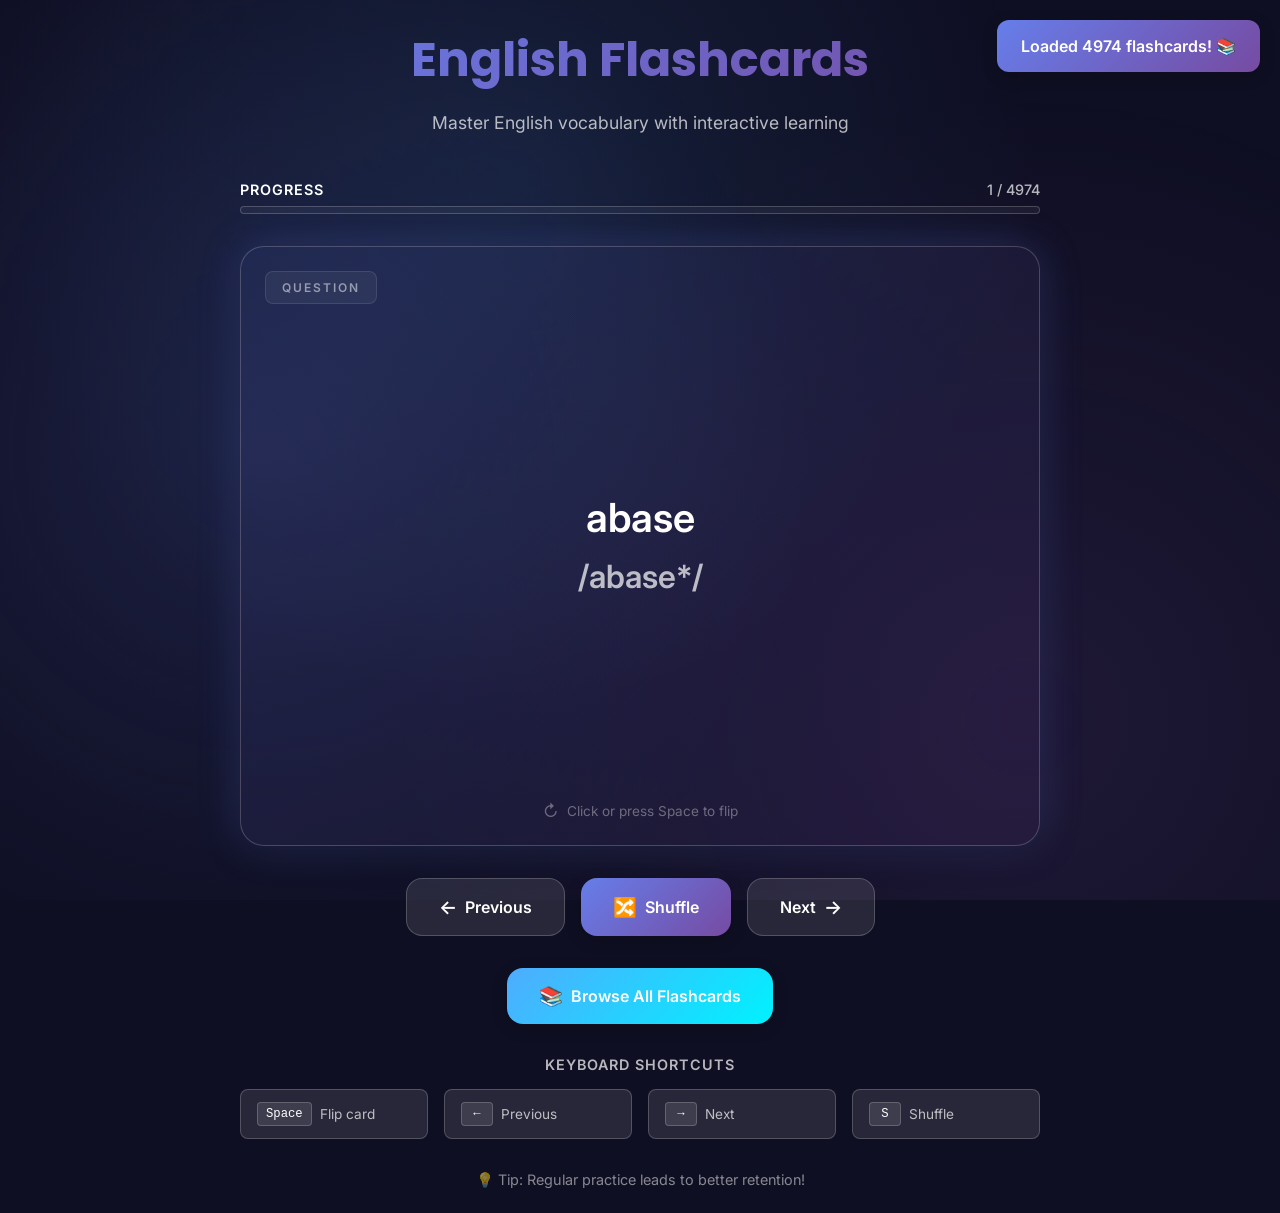
<file: index.html>
<!DOCTYPE html>
<html lang="en">
<head>
    <meta charset="UTF-8">
    <meta name="viewport" content="width=device-width, initial-scale=1.0">
    <meta name="description" content="Interactive flashcard application for learning English with beautiful 3D flip animations">
    <meta name="keywords" content="flashcards, English learning, study tool, vocabulary">
    <title>English Flashcards - Interactive Learning</title>
    
    <!-- Google Fonts -->
    <link rel="preconnect" href="https://fonts.googleapis.com">
    <link rel="preconnect" href="https://fonts.gstatic.com" crossorigin>
    <link href="https://fonts.googleapis.com/css2?family=Inter:wght@400;500;600;700&family=Poppins:wght@600;700&display=swap" rel="stylesheet">
    
    <link rel="stylesheet" href="styles.css">
</head>
<body>
    <div class="container">
        <!-- Header -->
        <header class="header">
            <h1 class="title">
                English Flashcards
            </h1>
            <p class="subtitle">Master English vocabulary with interactive learning</p>
        </header>

        <!-- Progress Bar -->
        <div class="progress-container">
            <div class="progress-info">
                <span class="progress-text">Progress</span>
                <span class="progress-count" id="progressCount">0 / 0</span>
            </div>
            <div class="progress-bar">
                <div class="progress-fill" id="progressFill"></div>
            </div>
        </div>

        <!-- Flashcard -->
        <div class="flashcard-wrapper">
            <div class="flashcard" id="flashcard">
                <div class="flashcard-inner">
                    <div class="flashcard-front">
                        <div class="card-label">Question</div>
                        <div class="card-content" id="frontContent">
                            Click to start learning!
                        </div>
                        <div class="flip-hint">
                            <span class="hint-icon">↻</span>
                            Click or press Space to flip
                        </div>
                    </div>
                    <div class="flashcard-back">
                        <div class="card-label">Answer</div>
                        <div class="card-content" id="backContent">
                            Your answer will appear here
                        </div>
                        <div class="flip-hint">
                            <span class="hint-icon">↻</span>
                            Click or press Space to flip back
                        </div>
                    </div>
                </div>
            </div>
        </div>

        <!-- Controls -->
        <div class="controls">
            <button class="btn btn-secondary" id="prevBtn" title="Previous card (← Arrow)">
                <span class="btn-icon">←</span>
                Previous
            </button>
            
            <button class="btn btn-primary" id="shuffleBtn" title="Shuffle cards">
                <span class="btn-icon">🔀</span>
                Shuffle
            </button>
            
            <button class="btn btn-secondary" id="nextBtn" title="Next card (→ Arrow)">
                Next
                <span class="btn-icon">→</span>
            </button>
        </div>

        <!-- Browse All Button -->
        <div class="browse-section">
            <a href="list.html" class="btn btn-accent">
                <span class="btn-icon">📚</span>
                Browse All Flashcards
            </a>
        </div>

        <!-- Keyboard Shortcuts -->
        <div class="shortcuts">
            <h3 class="shortcuts-title">Keyboard Shortcuts</h3>
            <div class="shortcuts-grid">
                <div class="shortcut-item">
                    <kbd>Space</kbd>
                    <span>Flip card</span>
                </div>
                <div class="shortcut-item">
                    <kbd>←</kbd>
                    <span>Previous</span>
                </div>
                <div class="shortcut-item">
                    <kbd>→</kbd>
                    <span>Next</span>
                </div>
                <div class="shortcut-item">
                    <kbd>S</kbd>
                    <span>Shuffle</span>
                </div>
            </div>
        </div>

        <!-- Footer -->
        <footer class="footer">
            <p>💡 Tip: Regular practice leads to better retention!</p>
        </footer>
    </div>

    <script src="script.js"></script>
</body>
</html>
</file>
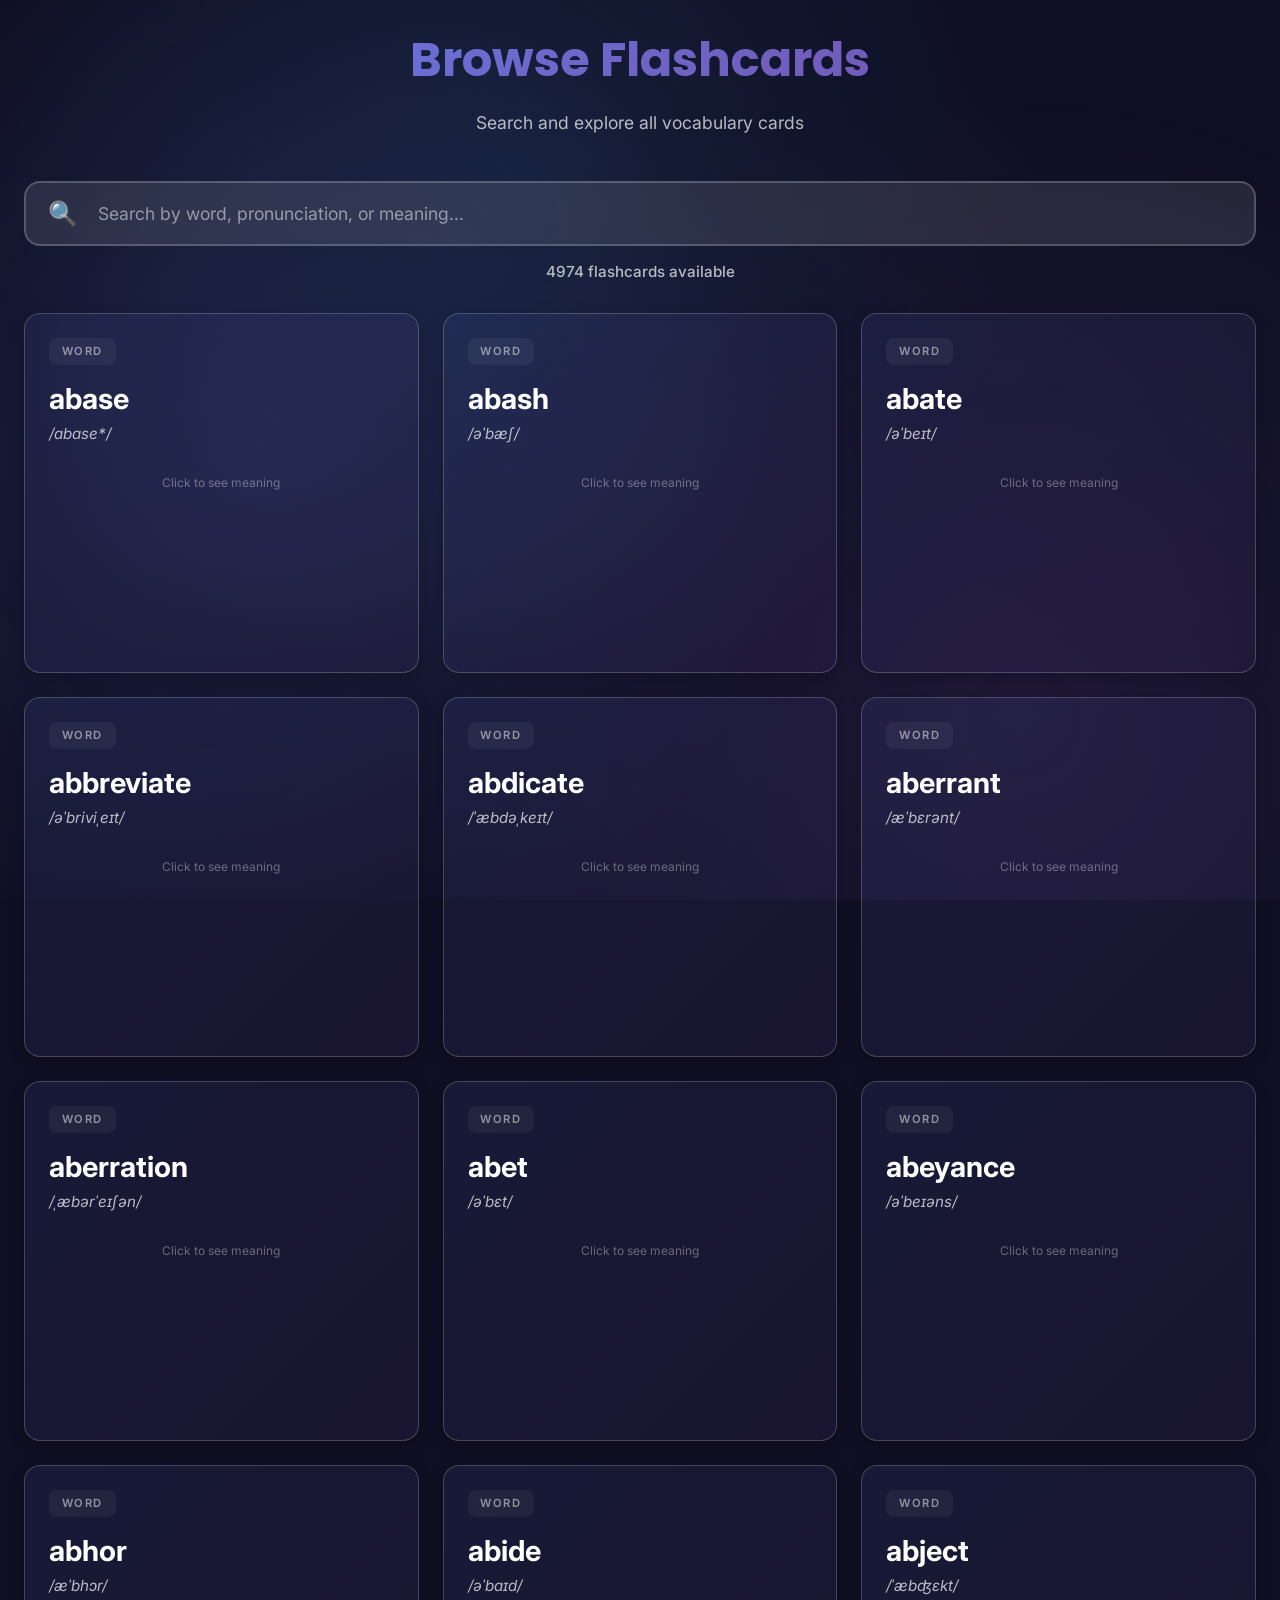
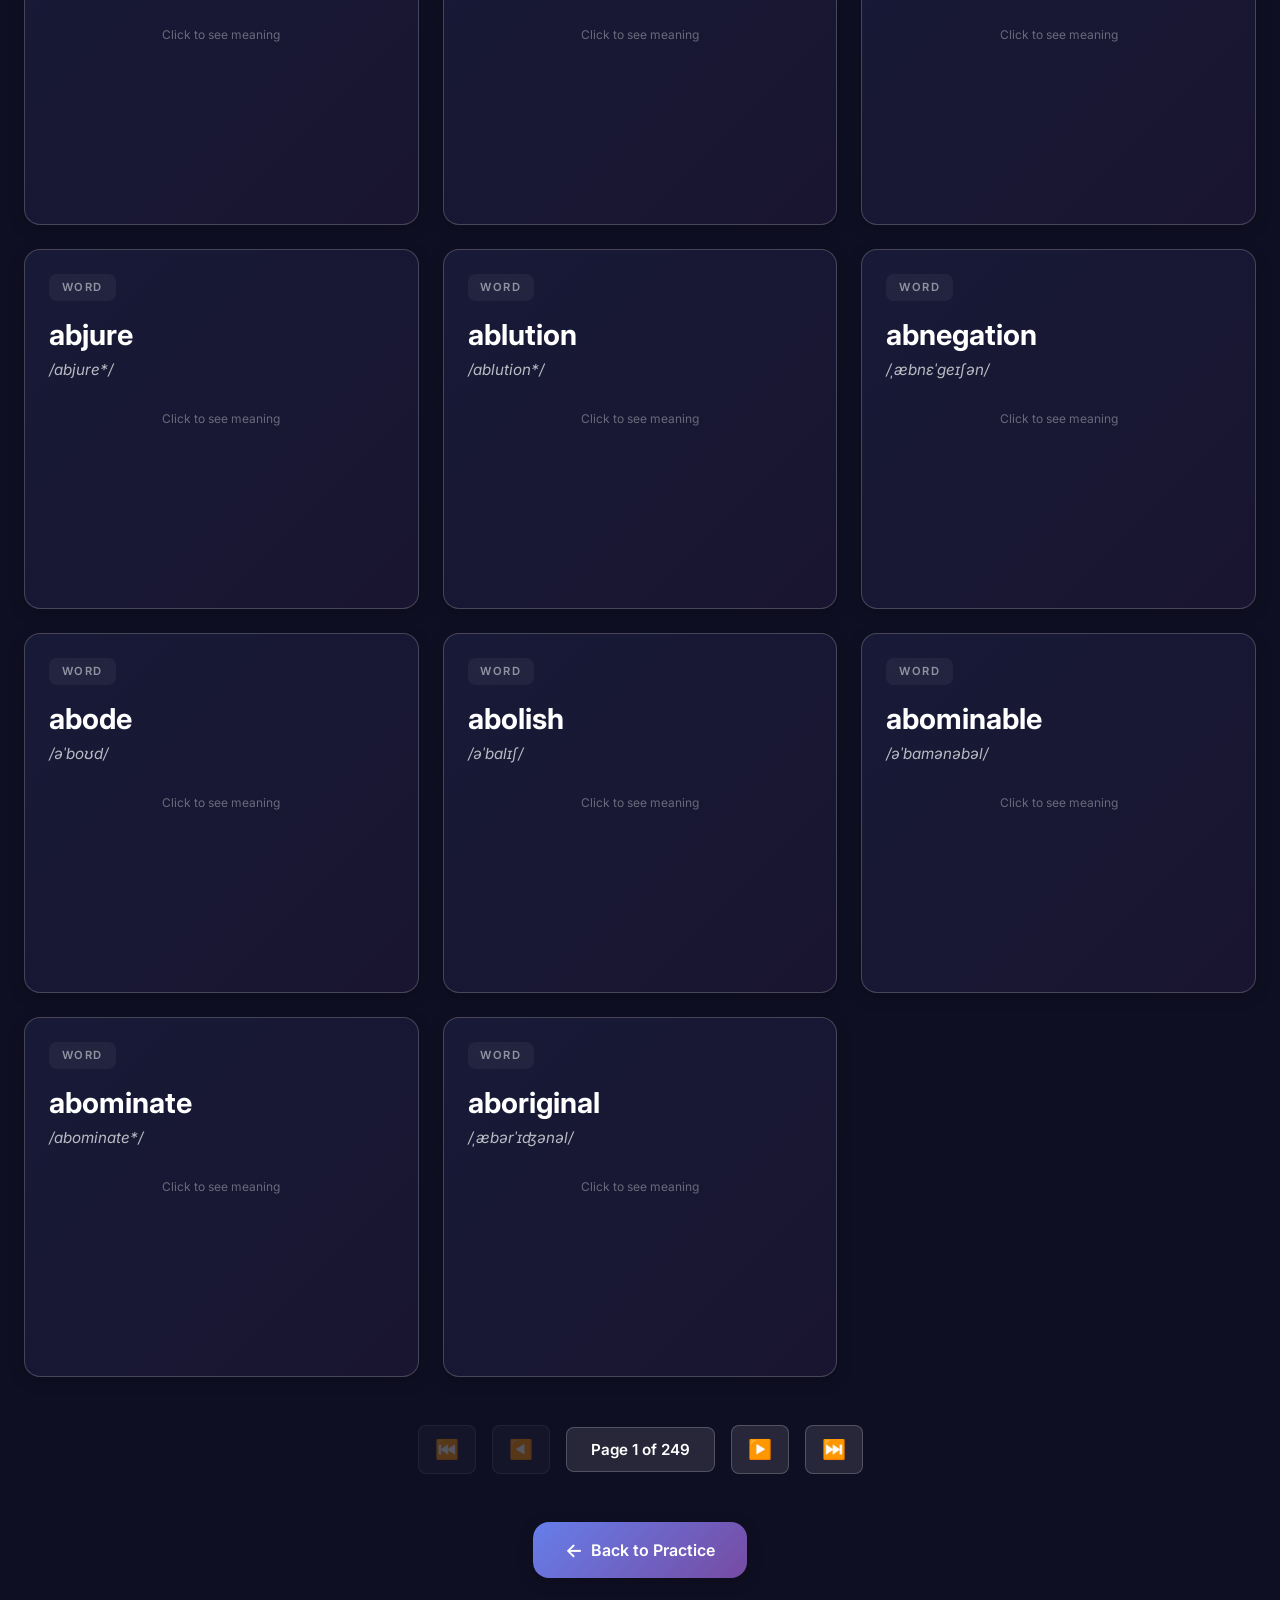
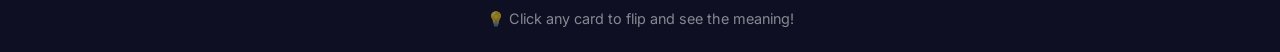
<file: list.html>
<!DOCTYPE html>
<html lang="en">
<head>
    <meta charset="UTF-8">
    <meta name="viewport" content="width=device-width, initial-scale=1.0">
    <meta name="description" content="Browse and search through all English flashcards">
    <meta name="keywords" content="flashcards, English learning, vocabulary, search">
    <title>Browse Flashcards - English Learning</title>
    
    <!-- Google Fonts -->
    <link rel="preconnect" href="https://fonts.googleapis.com">
    <link rel="preconnect" href="https://fonts.gstatic.com" crossorigin>
    <link href="https://fonts.googleapis.com/css2?family=Inter:wght@400;500;600;700&family=Poppins:wght@600;700&display=swap" rel="stylesheet">
    
    <link rel="stylesheet" href="list.css">
</head>
<body>
    <div class="container">
        <!-- Header -->
        <header class="header">
            <h1 class="title">
                Browse Flashcards
            </h1>
            <p class="subtitle">Search and explore all vocabulary cards</p>
        </header>

        <!-- Search Bar -->
        <div class="search-container">
            <div class="search-wrapper">
                <span class="search-icon">🔍</span>
                <input 
                    type="text" 
                    id="searchInput" 
                    class="search-input" 
                    placeholder="Search by word, pronunciation, or meaning..."
                    autocomplete="off"
                >
                <button id="clearBtn" class="clear-btn" title="Clear search">✕</button>
            </div>
            <div class="search-stats">
                <span id="searchStats">Loading flashcards...</span>
            </div>
        </div>

        <!-- Filter Options -->
        <div class="filter-container" style="display: none;">
            <button class="filter-btn active" data-filter="all">All</button>
        </div>

        <!-- Flashcards Grid -->
        <div id="flashcardsGrid" class="flashcards-grid">
            <!-- Cards will be dynamically inserted here -->
        </div>

        <!-- Pagination Controls -->
        <div class="pagination-container" id="paginationContainer">
            <button class="pagination-btn" id="firstPageBtn" title="First page">
                <span>⏮️</span>
            </button>
            <button class="pagination-btn" id="prevPageBtn" title="Previous page">
                <span>◀️</span>
            </button>
            <div class="pagination-info">
                <span id="pageInfo">Page 1 of 1</span>
            </div>
            <button class="pagination-btn" id="nextPageBtn" title="Next page">
                <span>▶️</span>
            </button>
            <button class="pagination-btn" id="lastPageBtn" title="Last page">
                <span>⏭️</span>
            </button>
        </div>

        <!-- Back to Practice -->
        <div class="back-section">
            <a href="index.html" class="btn btn-primary">
                <span class="btn-icon">←</span>
                Back to Practice
            </a>
        </div>

        <!-- Footer -->
        <footer class="footer">
            <p>💡 Click any card to flip and see the meaning!</p>
        </footer>
    </div>

    <script type="module" src="list.js"></script>
</body>
</html>
</file>
<file: styles.css>
/* ============================================
   CSS Custom Properties (Design System)
   ============================================ */
:root {
    /* Colors - Vibrant & Modern */
    --primary-gradient: linear-gradient(135deg, #667eea 0%, #764ba2 100%);
    --secondary-gradient: linear-gradient(135deg, #f093fb 0%, #f5576c 100%);
    --success-gradient: linear-gradient(135deg, #4facfe 0%, #00f2fe 100%);
    --dark-bg: #0f0f23;
    --dark-card: rgba(255, 255, 255, 0.05);
    --glass-bg: rgba(255, 255, 255, 0.1);
    --glass-border: rgba(255, 255, 255, 0.2);
    
    /* Text Colors */
    --text-primary: #ffffff;
    --text-secondary: rgba(255, 255, 255, 0.7);
    --text-muted: rgba(255, 255, 255, 0.5);
    
    /* Spacing */
    --spacing-xs: 0.5rem;
    --spacing-sm: 1rem;
    --spacing-md: 1.5rem;
    --spacing-lg: 2rem;
    --spacing-xl: 3rem;
    
    /* Border Radius */
    --radius-sm: 8px;
    --radius-md: 16px;
    --radius-lg: 24px;
    
    /* Shadows */
    --shadow-sm: 0 2px 8px rgba(0, 0, 0, 0.1);
    --shadow-md: 0 4px 16px rgba(0, 0, 0, 0.2);
    --shadow-lg: 0 8px 32px rgba(0, 0, 0, 0.3);
    --shadow-glow: 0 0 40px rgba(102, 126, 234, 0.3);
    
    /* Typography */
    --font-primary: 'Inter', -apple-system, BlinkMacSystemFont, 'Segoe UI', sans-serif;
    --font-heading: 'Poppins', sans-serif;
}

/* ============================================
   Base Styles
   ============================================ */
* {
    margin: 0;
    padding: 0;
    box-sizing: border-box;
}

body {
    font-family: var(--font-primary);
    background: var(--dark-bg);
    color: var(--text-primary);
    min-height: 100vh;
    display: flex;
    align-items: center;
    justify-content: center;
    padding: var(--spacing-md);
    position: relative;
    overflow-x: hidden;
}

/* Animated Background */
body::before {
    content: '';
    position: fixed;
    top: 0;
    left: 0;
    width: 100%;
    height: 100%;
    background: 
        radial-gradient(circle at 20% 50%, rgba(102, 126, 234, 0.15) 0%, transparent 50%),
        radial-gradient(circle at 80% 80%, rgba(118, 75, 162, 0.15) 0%, transparent 50%),
        radial-gradient(circle at 40% 20%, rgba(75, 172, 254, 0.1) 0%, transparent 50%);
    z-index: -1;
    animation: backgroundPulse 15s ease-in-out infinite;
}

@keyframes backgroundPulse {
    0%, 100% { opacity: 1; }
    50% { opacity: 0.8; }
}

/* ============================================
   Container
   ============================================ */
.container {
    width: 100%;
    max-width: 800px;
    margin: 0 auto;
}

/* ============================================
   Header
   ============================================ */
.header {
    text-align: center;
    margin-bottom: var(--spacing-xl);
    animation: fadeInDown 0.8s ease-out;
}

.title {
    font-family: var(--font-heading);
    font-size: clamp(2rem, 5vw, 3rem);
    font-weight: 700;
    background: var(--primary-gradient);
    -webkit-background-clip: text;
    -webkit-text-fill-color: transparent;
    background-clip: text;
    margin-bottom: var(--spacing-sm);
    display: flex;
    align-items: center;
    justify-content: center;
    gap: var(--spacing-sm);
}

.title-icon {
    font-size: 1.2em;
    filter: drop-shadow(0 4px 8px rgba(102, 126, 234, 0.5));
}

.subtitle {
    color: var(--text-secondary);
    font-size: 1.1rem;
    font-weight: 400;
}

/* ============================================
   Progress Bar
   ============================================ */
.progress-container {
    margin-bottom: var(--spacing-lg);
    animation: fadeIn 1s ease-out 0.2s both;
}

.progress-info {
    display: flex;
    justify-content: space-between;
    align-items: center;
    margin-bottom: var(--spacing-xs);
}

.progress-text {
    font-weight: 600;
    color: var(--text-primary);
    font-size: 0.9rem;
    text-transform: uppercase;
    letter-spacing: 1px;
}

.progress-count {
    color: var(--text-secondary);
    font-weight: 500;
    font-size: 0.9rem;
}

.progress-bar {
    height: 8px;
    background: var(--dark-card);
    border-radius: 100px;
    overflow: hidden;
    backdrop-filter: blur(10px);
    border: 1px solid var(--glass-border);
}

.progress-fill {
    height: 100%;
    background: var(--primary-gradient);
    border-radius: 100px;
    transition: width 0.5s cubic-bezier(0.4, 0, 0.2, 1);
    box-shadow: 0 0 20px rgba(102, 126, 234, 0.5);
}

/* ============================================
   Flashcard
   ============================================ */
.flashcard-wrapper {
    perspective: 1500px;
    margin-bottom: var(--spacing-lg);
    animation: fadeIn 1s ease-out 0.4s both;
}

.flashcard {
    width: 100%;
    height: 600px;
    cursor: pointer;
    transition: transform 0.3s ease;
}

.flashcard:hover {
    transform: translateY(-4px);
}

.flashcard-inner {
    position: relative;
    width: 100%;
    height: 100%;
    transition: transform 0.6s cubic-bezier(0.4, 0, 0.2, 1);
    transform-style: preserve-3d;
}

.flashcard.flipped .flashcard-inner {
    transform: rotateY(180deg);
}

.flashcard-front,
.flashcard-back {
    position: absolute;
    width: 100%;
    height: 100%;
    backface-visibility: hidden;
    border-radius: var(--radius-lg);
    padding: var(--spacing-xl);
    display: flex;
    flex-direction: column;
    justify-content: center;
    align-items: center;
    background: var(--glass-bg);
    backdrop-filter: blur(20px);
    border: 1px solid var(--glass-border);
    box-shadow: var(--shadow-lg), var(--shadow-glow);
}

.flashcard-front {
    background: linear-gradient(135deg, rgba(102, 126, 234, 0.1) 0%, rgba(118, 75, 162, 0.1) 100%);
}

.flashcard-back {
    background: linear-gradient(135deg, rgba(75, 172, 254, 0.1) 0%, rgba(0, 242, 254, 0.1) 100%);
    transform: rotateY(180deg);
}

.card-label {
    position: absolute;
    top: var(--spacing-md);
    left: var(--spacing-md);
    font-size: 0.75rem;
    font-weight: 600;
    text-transform: uppercase;
    letter-spacing: 2px;
    color: var(--text-muted);
    padding: 0.5rem 1rem;
    background: rgba(255, 255, 255, 0.05);
    border-radius: var(--radius-sm);
    border: 1px solid rgba(255, 255, 255, 0.1);
}

.card-content {
    font-size: clamp(1.5rem, 4vw, 2.5rem);
    font-weight: 600;
    text-align: center;
    line-height: 1.4;
    color: var(--text-primary);
    max-width: 90%;
}

.flip-hint {
    position: absolute;
    bottom: var(--spacing-md);
    font-size: 0.85rem;
    color: var(--text-muted);
    display: flex;
    align-items: center;
    gap: var(--spacing-xs);
    opacity: 0.7;
    transition: opacity 0.3s ease;
}

.flashcard:hover .flip-hint {
    opacity: 1;
}

.hint-icon {
    font-size: 1.2em;
    animation: rotate 2s ease-in-out infinite;
}

@keyframes rotate {
    0%, 100% { transform: rotate(0deg); }
    50% { transform: rotate(180deg); }
}

/* ============================================
   Controls
   ============================================ */
.controls {
    display: flex;
    gap: var(--spacing-sm);
    justify-content: center;
    flex-wrap: wrap;
    margin-bottom: var(--spacing-lg);
    animation: fadeIn 1s ease-out 0.6s both;
}

.btn {
    padding: 1rem 2rem;
    font-size: 1rem;
    font-weight: 600;
    font-family: var(--font-primary);
    border: none;
    border-radius: var(--radius-md);
    cursor: pointer;
    display: flex;
    align-items: center;
    gap: var(--spacing-xs);
    transition: all 0.3s cubic-bezier(0.4, 0, 0.2, 1);
    position: relative;
    overflow: hidden;
}

.btn::before {
    content: '';
    position: absolute;
    top: 50%;
    left: 50%;
    width: 0;
    height: 0;
    border-radius: 50%;
    background: rgba(255, 255, 255, 0.2);
    transform: translate(-50%, -50%);
    transition: width 0.6s, height 0.6s;
}

.btn:hover::before {
    width: 300px;
    height: 300px;
}

.btn-primary {
    background: var(--primary-gradient);
    color: white;
    box-shadow: var(--shadow-md);
}

.btn-primary:hover {
    transform: translateY(-2px);
    box-shadow: var(--shadow-lg), 0 0 30px rgba(102, 126, 234, 0.4);
}

.btn-secondary {
    background: var(--glass-bg);
    color: var(--text-primary);
    border: 1px solid var(--glass-border);
    backdrop-filter: blur(10px);
}

.btn-secondary:hover {
    background: rgba(255, 255, 255, 0.15);
    transform: translateY(-2px);
}

.btn-accent {
    background: var(--success-gradient);
    color: white;
    box-shadow: var(--shadow-md);
    text-decoration: none;
}

.btn-accent:hover {
    transform: translateY(-2px);
    box-shadow: var(--shadow-lg), 0 0 30px rgba(75, 172, 254, 0.4);
}

.btn:active {
    transform: translateY(0);
}

.btn-icon {
    font-size: 1.2em;
    position: relative;
    z-index: 1;
}

/* Browse Section */
.browse-section {
    display: flex;
    justify-content: center;
    margin-bottom: var(--spacing-lg);
    animation: fadeIn 1s ease-out 0.7s both;
}

/* ============================================
   Keyboard Shortcuts
   ============================================ */
.shortcuts {
    margin-bottom: var(--spacing-lg);
    animation: fadeIn 1s ease-out 0.8s both;
}

.shortcuts-title {
    font-size: 0.9rem;
    font-weight: 600;
    text-transform: uppercase;
    letter-spacing: 1px;
    color: var(--text-secondary);
    text-align: center;
    margin-bottom: var(--spacing-sm);
}

.shortcuts-grid {
    display: grid;
    grid-template-columns: repeat(auto-fit, minmax(140px, 1fr));
    gap: var(--spacing-sm);
}

.shortcut-item {
    display: flex;
    align-items: center;
    gap: var(--spacing-xs);
    padding: 0.75rem 1rem;
    background: var(--glass-bg);
    border: 1px solid var(--glass-border);
    border-radius: var(--radius-sm);
    backdrop-filter: blur(10px);
    font-size: 0.85rem;
    color: var(--text-secondary);
}

kbd {
    padding: 0.25rem 0.5rem;
    background: rgba(255, 255, 255, 0.1);
    border: 1px solid rgba(255, 255, 255, 0.2);
    border-radius: 4px;
    font-family: monospace;
    font-size: 0.9em;
    color: var(--text-primary);
    min-width: 2rem;
    text-align: center;
}

/* ============================================
   Footer
   ============================================ */
.footer {
    text-align: center;
    color: var(--text-muted);
    font-size: 0.9rem;
    animation: fadeIn 1s ease-out 1s both;
}

/* ============================================
   Animations
   ============================================ */
@keyframes fadeIn {
    from {
        opacity: 0;
        transform: translateY(20px);
    }
    to {
        opacity: 1;
        transform: translateY(0);
    }
}

@keyframes fadeInDown {
    from {
        opacity: 0;
        transform: translateY(-30px);
    }
    to {
        opacity: 1;
        transform: translateY(0);
    }
}

/* ============================================
   Responsive Design
   ============================================ */
@media (max-width: 768px) {
    body {
        padding: var(--spacing-sm);
    }
    
    .flashcard {
        height: 350px;
    }
    
    .flashcard-front,
    .flashcard-back {
        padding: var(--spacing-lg);
    }
    
    .card-content {
        font-size: clamp(1.2rem, 5vw, 2rem);
    }
    
    .btn {
        padding: 0.875rem 1.5rem;
        font-size: 0.9rem;
    }
    
    .shortcuts-grid {
        grid-template-columns: repeat(2, 1fr);
    }
}

@media (max-width: 480px) {
    .flashcard {
        height: 300px;
    }
    
    .controls {
        flex-direction: column;
    }
    
    .btn {
        width: 100%;
        justify-content: center;
    }
}
</file>
<file: list.css>
/* ============================================
   CSS Custom Properties (Design System)
   ============================================ */
:root {
    /* Colors - Vibrant & Modern */
    --primary-gradient: linear-gradient(135deg, #667eea 0%, #764ba2 100%);
    --secondary-gradient: linear-gradient(135deg, #f093fb 0%, #f5576c 100%);
    --success-gradient: linear-gradient(135deg, #4facfe 0%, #00f2fe 100%);
    --dark-bg: #0f0f23;
    --dark-card: rgba(255, 255, 255, 0.05);
    --glass-bg: rgba(255, 255, 255, 0.1);
    --glass-border: rgba(255, 255, 255, 0.2);
    
    /* Text Colors */
    --text-primary: #ffffff;
    --text-secondary: rgba(255, 255, 255, 0.7);
    --text-muted: rgba(255, 255, 255, 0.5);
    
    /* Spacing */
    --spacing-xs: 0.5rem;
    --spacing-sm: 1rem;
    --spacing-md: 1.5rem;
    --spacing-lg: 2rem;
    --spacing-xl: 3rem;
    
    /* Border Radius */
    --radius-sm: 8px;
    --radius-md: 16px;
    --radius-lg: 24px;
    
    /* Shadows */
    --shadow-sm: 0 2px 8px rgba(0, 0, 0, 0.1);
    --shadow-md: 0 4px 16px rgba(0, 0, 0, 0.2);
    --shadow-lg: 0 8px 32px rgba(0, 0, 0, 0.3);
    --shadow-glow: 0 0 40px rgba(102, 126, 234, 0.3);
    
    /* Typography */
    --font-primary: 'Inter', -apple-system, BlinkMacSystemFont, 'Segoe UI', sans-serif;
    --font-heading: 'Poppins', sans-serif;
}

/* ============================================
   Base Styles
   ============================================ */
* {
    margin: 0;
    padding: 0;
    box-sizing: border-box;
}

body {
    font-family: var(--font-primary);
    background: var(--dark-bg);
    color: var(--text-primary);
    min-height: 100vh;
    padding: var(--spacing-md);
    position: relative;
    overflow-x: hidden;
}

/* Animated Background */
body::before {
    content: '';
    position: fixed;
    top: 0;
    left: 0;
    width: 100%;
    height: 100%;
    background: 
        radial-gradient(circle at 20% 50%, rgba(102, 126, 234, 0.15) 0%, transparent 50%),
        radial-gradient(circle at 80% 80%, rgba(118, 75, 162, 0.15) 0%, transparent 50%),
        radial-gradient(circle at 40% 20%, rgba(75, 172, 254, 0.1) 0%, transparent 50%);
    z-index: -1;
    animation: backgroundPulse 15s ease-in-out infinite;
}

@keyframes backgroundPulse {
    0%, 100% { opacity: 1; }
    50% { opacity: 0.8; }
}

/* ============================================
   Container
   ============================================ */
.container {
    width: 100%;
    max-width: 1400px;
    margin: 0 auto;
}

/* ============================================
   Header
   ============================================ */
.header {
    text-align: center;
    margin-bottom: var(--spacing-xl);
    animation: fadeInDown 0.8s ease-out;
}

.title {
    font-family: var(--font-heading);
    font-size: clamp(2rem, 5vw, 3rem);
    font-weight: 700;
    background: var(--primary-gradient);
    -webkit-background-clip: text;
    -webkit-text-fill-color: transparent;
    background-clip: text;
    margin-bottom: var(--spacing-sm);
}

.subtitle {
    color: var(--text-secondary);
    font-size: 1.1rem;
    font-weight: 400;
}

/* ============================================
   Search Container
   ============================================ */
.search-container {
    margin-bottom: var(--spacing-lg);
    animation: fadeIn 1s ease-out 0.2s both;
}

.search-wrapper {
    position: relative;
    display: flex;
    align-items: center;
    margin-bottom: var(--spacing-sm);
}

.search-icon {
    position: absolute;
    left: 1.5rem;
    font-size: 1.5rem;
    pointer-events: none;
    z-index: 2;
}

.search-input {
    width: 100%;
    padding: 1.25rem 4rem 1.25rem 4.5rem;
    font-size: 1.1rem;
    font-family: var(--font-primary);
    background: var(--glass-bg);
    backdrop-filter: blur(20px);
    border: 2px solid var(--glass-border);
    border-radius: var(--radius-md);
    color: var(--text-primary);
    transition: all 0.3s ease;
}

.search-input::placeholder {
    color: var(--text-muted);
}

.search-input:focus {
    outline: none;
    border-color: rgba(102, 126, 234, 0.5);
    box-shadow: 0 0 30px rgba(102, 126, 234, 0.2);
    background: rgba(255, 255, 255, 0.12);
}

.clear-btn {
    position: absolute;
    right: 1rem;
    background: rgba(255, 255, 255, 0.1);
    border: none;
    color: var(--text-secondary);
    font-size: 1.2rem;
    width: 2.5rem;
    height: 2.5rem;
    border-radius: 50%;
    cursor: pointer;
    display: none;
    align-items: center;
    justify-content: center;
    transition: all 0.3s ease;
}

.clear-btn.visible {
    display: flex;
}

.clear-btn:hover {
    background: rgba(255, 255, 255, 0.2);
    transform: scale(1.1);
}

.search-stats {
    text-align: center;
    color: var(--text-secondary);
    font-size: 0.95rem;
    font-weight: 500;
}

/* ============================================
   Filter Container
   ============================================ */
.filter-container {
    display: flex;
    gap: var(--spacing-sm);
    justify-content: center;
    margin-bottom: var(--spacing-lg);
    animation: fadeIn 1s ease-out 0.4s both;
}

.filter-btn {
    padding: 0.75rem 1.5rem;
    font-size: 0.95rem;
    font-weight: 600;
    font-family: var(--font-primary);
    background: var(--glass-bg);
    color: var(--text-secondary);
    border: 1px solid var(--glass-border);
    border-radius: var(--radius-sm);
    cursor: pointer;
    transition: all 0.3s ease;
    backdrop-filter: blur(10px);
}

.filter-btn:hover {
    background: rgba(255, 255, 255, 0.15);
    color: var(--text-primary);
}

.filter-btn.active {
    background: var(--primary-gradient);
    color: white;
    border-color: transparent;
    box-shadow: var(--shadow-md);
}

/* ============================================
   Flashcards Grid
   ============================================ */
.flashcards-grid {
    display: grid;
    grid-template-columns: repeat(auto-fill, minmax(320px, 1fr));
    gap: var(--spacing-md);
    margin-bottom: var(--spacing-xl);
    animation: fadeIn 1s ease-out 0.6s both;
}

.flashcard-item {
    perspective: 1000px;
    height: 360px;
    cursor: pointer;
}

.flashcard-item-inner {
    position: relative;
    width: 100%;
    height: 100%;
    transition: transform 0.6s cubic-bezier(0.4, 0, 0.2, 1);
    transform-style: preserve-3d;
}

.flashcard-item.flipped .flashcard-item-inner {
    transform: rotateY(180deg);
}

.card-face {
    position: absolute;
    width: 100%;
    height: 100%;
    backface-visibility: hidden;
    border-radius: var(--radius-md);
    padding: var(--spacing-md);
    display: flex;
    flex-direction: column;
    background: var(--glass-bg);
    backdrop-filter: blur(20px);
    border: 1px solid var(--glass-border);
    box-shadow: var(--shadow-md);
    transition: all 0.3s ease;
}

.flashcard-item:hover .card-face {
    box-shadow: var(--shadow-lg);
    border-color: rgba(102, 126, 234, 0.3);
}

.card-front {
    background: linear-gradient(135deg, rgba(102, 126, 234, 0.1) 0%, rgba(118, 75, 162, 0.1) 100%);
}

.card-back {
    background: linear-gradient(135deg, rgba(75, 172, 254, 0.1) 0%, rgba(0, 242, 254, 0.1) 100%);
    transform: rotateY(180deg);
}

.card-header {
    display: flex;
    justify-content: space-between;
    align-items: center;
    margin-bottom: var(--spacing-sm);
}

.card-label {
    font-size: 0.7rem;
    font-weight: 600;
    text-transform: uppercase;
    letter-spacing: 1.5px;
    color: var(--text-muted);
    padding: 0.4rem 0.8rem;
    background: rgba(255, 255, 255, 0.05);
    border-radius: var(--radius-sm);
}

.favorite-btn {
    background: none;
    border: none;
    font-size: 1.3rem;
    cursor: pointer;
    transition: transform 0.3s ease;
    padding: 0.25rem;
}

.favorite-btn:hover {
    transform: scale(1.2);
}

.card-word {
    font-size: 1.8rem;
    font-weight: 700;
    color: var(--text-primary);
    margin-bottom: var(--spacing-xs);
    word-break: break-word;
}

.card-pronunciation {
    font-size: 0.95rem;
    color: var(--text-secondary);
    font-style: italic;
    margin-bottom: var(--spacing-sm);
}

.card-meaning {
    font-size: 1rem;
    color: var(--text-secondary);
    line-height: 1.6;
    flex: 1;
    overflow-y: auto;
}

.card-flip-hint {
    text-align: center;
    font-size: 0.75rem;
    color: var(--text-muted);
    margin-top: var(--spacing-sm);
    opacity: 0.7;
}

/* ============================================
   Pagination
   ============================================ */
.pagination-container {
    display: flex;
    align-items: center;
    justify-content: center;
    gap: var(--spacing-sm);
    margin-bottom: var(--spacing-xl);
    animation: fadeIn 1s ease-out 0.7s both;
}

.pagination-btn {
    padding: 0.75rem 1rem;
    font-size: 1.2rem;
    background: var(--glass-bg);
    color: var(--text-primary);
    border: 1px solid var(--glass-border);
    border-radius: var(--radius-sm);
    cursor: pointer;
    transition: all 0.3s ease;
    backdrop-filter: blur(10px);
    min-width: 3rem;
}

.pagination-btn:hover:not(:disabled) {
    background: rgba(255, 255, 255, 0.15);
    transform: translateY(-2px);
}

.pagination-btn:disabled {
    opacity: 0.3;
    cursor: not-allowed;
}

.pagination-info {
    padding: 0.75rem 1.5rem;
    background: var(--glass-bg);
    border: 1px solid var(--glass-border);
    border-radius: var(--radius-sm);
    backdrop-filter: blur(10px);
    color: var(--text-primary);
    font-weight: 600;
    font-size: 0.95rem;
}

/* ============================================
   Back Section
   ============================================ */
.back-section {
    display: flex;
    justify-content: center;
    margin-bottom: var(--spacing-lg);
    animation: fadeIn 1s ease-out 0.8s both;
}

.btn {
    padding: 1rem 2rem;
    font-size: 1rem;
    font-weight: 600;
    font-family: var(--font-primary);
    border: none;
    border-radius: var(--radius-md);
    cursor: pointer;
    display: flex;
    align-items: center;
    gap: var(--spacing-xs);
    transition: all 0.3s cubic-bezier(0.4, 0, 0.2, 1);
    text-decoration: none;
}

.btn-primary {
    background: var(--primary-gradient);
    color: white;
    box-shadow: var(--shadow-md);
}

.btn-primary:hover {
    transform: translateY(-2px);
    box-shadow: var(--shadow-lg), 0 0 30px rgba(102, 126, 234, 0.4);
}

.btn-icon {
    font-size: 1.2em;
}

/* ============================================
   Footer
   ============================================ */
.footer {
    text-align: center;
    color: var(--text-muted);
    font-size: 0.9rem;
    animation: fadeIn 1s ease-out 1s both;
}

/* ============================================
   Empty State
   ============================================ */
.empty-state {
    text-align: center;
    padding: var(--spacing-xl);
    color: var(--text-secondary);
    grid-column: 1 / -1;
}

.empty-state-icon {
    font-size: 4rem;
    margin-bottom: var(--spacing-md);
    opacity: 0.5;
}

.empty-state-text {
    font-size: 1.2rem;
    font-weight: 500;
}

/* ============================================
   Animations
   ============================================ */
@keyframes fadeIn {
    from {
        opacity: 0;
        transform: translateY(20px);
    }
    to {
        opacity: 1;
        transform: translateY(0);
    }
}

@keyframes fadeInDown {
    from {
        opacity: 0;
        transform: translateY(-30px);
    }
    to {
        opacity: 1;
        transform: translateY(0);
    }
}

/* ============================================
   Responsive Design
   ============================================ */
@media (max-width: 768px) {
    body {
        padding: var(--spacing-sm);
    }
    
    .flashcards-grid {
        grid-template-columns: repeat(auto-fill, minmax(280px, 1fr));
        gap: var(--spacing-sm);
    }
    
    .flashcard-item {
        height: 240px;
    }
    
    .card-word {
        font-size: 1.5rem;
    }
}

@media (max-width: 480px) {
    .flashcards-grid {
        grid-template-columns: 1fr;
    }
    
    .search-input {
        padding: 1rem 3.5rem 1rem 3.5rem;
        font-size: 1rem;
    }
    
    .filter-container {
        flex-wrap: wrap;
    }
}
</file>
